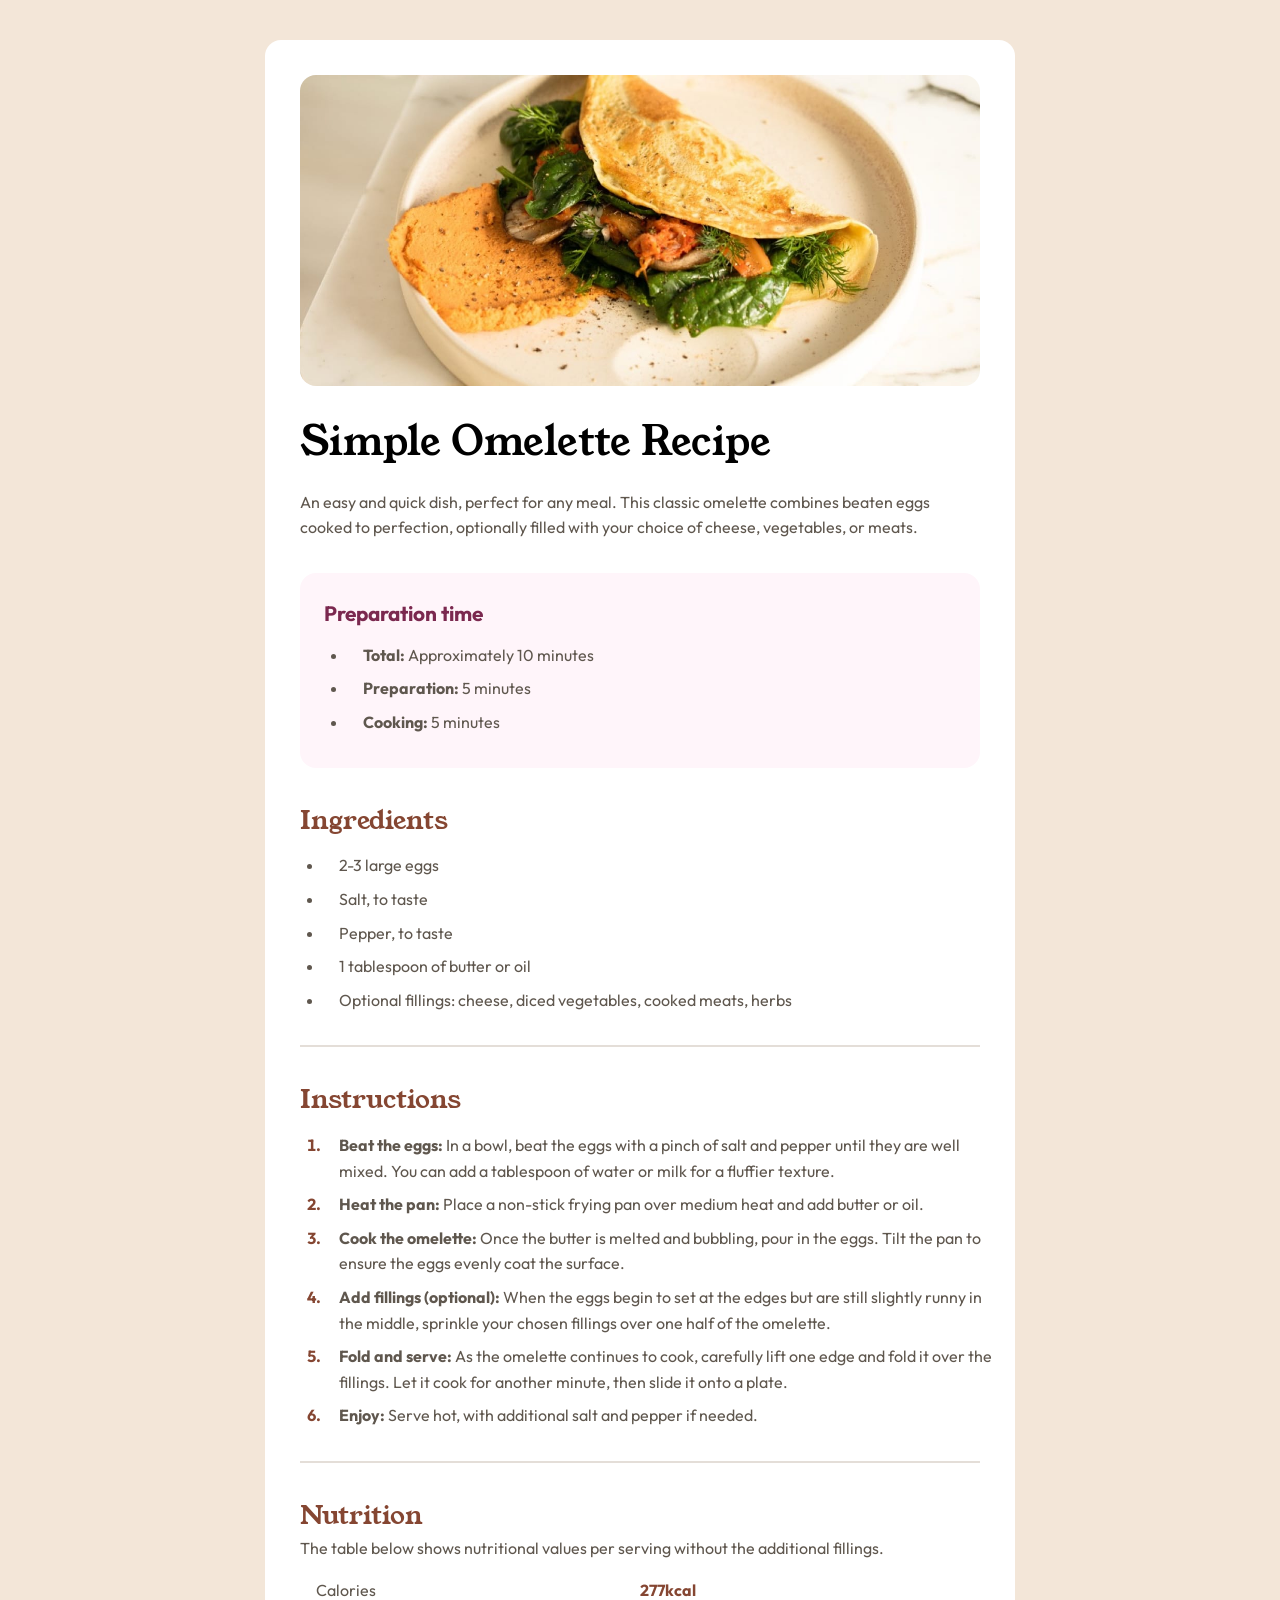
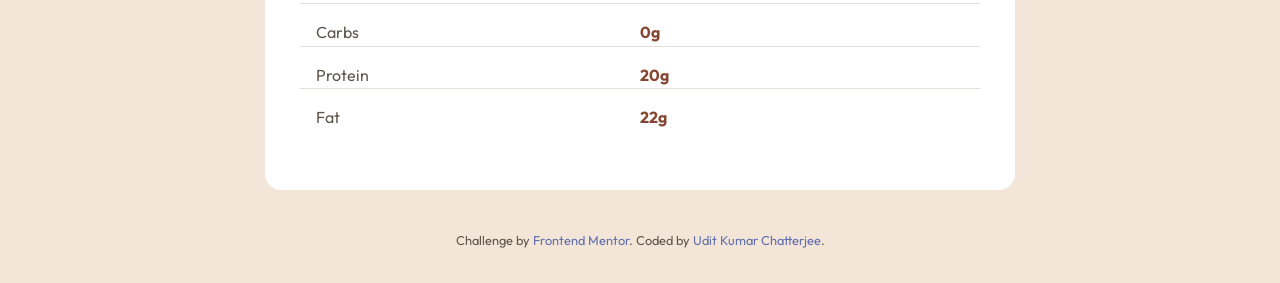
<file: projects/frontendmentor/recipe_page/index.html>
<!DOCTYPE html>
<html lang="en">
    <head>
        <title>Frontend Mentor | Recipe page</title>
        <meta name="author" content="Udit Kumar Chatterjee">
        <meta name="description" content="Simple Egg Omelette Recipe Page">
        <meta name="keywords" content="eggs,omelette,recipe,food">
        <meta charset="UTF-8">
        <meta name="viewport" content="width=device-width, initial-scale=1">
        <link
            rel="icon"
            type="image/png"
            sizes="32x32"
            href="./assets/favicon.png"
        >
        <link rel="preconnect" href="https://fonts.googleapis.com">
        <link rel="preconnect" href="https://fonts.gstatic.com" crossorigin>
        <link
            href="https://fonts.googleapis.com/css2?family=Young+Serif&display=swap"
            rel="stylesheet"
        >
        <link
            href="https://fonts.googleapis.com/css2?family=Outfit:wght@100..900&display=swap"
            rel="stylesheet"
        >
        <link rel="stylesheet" href="css/style.css">
    </head>
    <body>
        <main class="content flex-content">
            <section class="header">
                <div class="banner">
                    <img
                        src="./assets/image_omelette.jpeg"
                        alt="Egg Omelette"
                    >
                </div>
                <div class="intro">
                    <h1>Simple Omelette Recipe</h1>
                    <p>
                        An easy and quick dish, perfect for any meal. This
                        classic omelette combines beaten eggs cooked to
                        perfection, optionally filled with your choice of
                        cheese, vegetables, or meats.
                    </p>
                </div>

                <div class="prep">
                    <h2>Preparation time</h2>
                    <ul>
                        <li>
                            <span>
                                <span class="highlight">Total:</span>
                                Approximately 10 minutes
                            </span>
                        </li>
                        <li>
                            <span>
                                <span class="highlight">Preparation:</span> 5
                                minutes
                            </span>
                        </li>
                        <li>
                            <span>
                                <span class="highlight">Cooking:</span> 5
                                minutes
                            </span>
                        </li>
                    </ul>
                </div>
                <div class="ingredients">
                    <h2>Ingredients</h2>
                    <ul>
                        <li><span>2-3 large eggs</span></li>
                        <li><span>Salt, to taste</span></li>
                        <li><span>Pepper, to taste</span></li>
                        <li><span>1 tablespoon of butter or oil</span></li>
                        <li>
                            <span>
                                Optional fillings: cheese, diced vegetables,
                                cooked meats, herbs
                            </span>
                        </li>
                    </ul>
                </div>
                <div class="border"></div>
            </section>
            <section class="instructions">
                <h2>Instructions</h2>
                <ol>
                    <li>
                        <span>
                            <span class="highlight">Beat the eggs:</span> In a
                            bowl, beat the eggs with a pinch of salt and pepper
                            until they are well mixed. You can add a tablespoon
                            of water or milk for a fluffier texture.
                        </span>
                    </li>
                    <li>
                        <span>
                            <span class="highlight">Heat the pan:</span> Place a
                            non-stick frying pan over medium heat and add butter
                            or oil.
                        </span>
                    </li>
                    <li>
                        <span>
                            <span class="highlight">Cook the omelette:</span>
                            Once the butter is melted and bubbling, pour in the
                            eggs. Tilt the pan to ensure the eggs evenly coat
                            the surface.
                        </span>
                    </li>
                    <li>
                        <span>
                            <span class="highlight"
                                >Add fillings (optional):</span
                            >
                            When the eggs begin to set at the edges but are
                            still slightly runny in the middle, sprinkle your
                            chosen fillings over one half of the omelette.
                        </span>
                    </li>
                    <li>
                        <span>
                            <span class="highlight">Fold and serve:</span> As
                            the omelette continues to cook, carefully lift one
                            edge and fold it over the fillings. Let it cook for
                            another minute, then slide it onto a plate.
                        </span>
                    </li>
                    <li>
                        <span>
                            <span class="highlight">Enjoy:</span> Serve hot,
                            with additional salt and pepper if needed.
                        </span>
                    </li>
                </ol>
                <div class="border"></div>
            </section>
            <section class="nutrition">
                <h2>Nutrition</h2>
                <p>
                    The table below shows nutritional values per serving without
                    the additional fillings.
                </p>

                <div class="grid-items">
                    <p class="nt">Calories</p>
                    <p class="val">277kcal</p>
                    <p class="nt">Carbs</p>
                    <p class="val">0g</p>
                    <p class="nt">Protein</p>
                    <p class="val">20g</p>
                    <p class="nt last">Fat</p>
                    <p class="val last">22g</p>
                </div>
            </section>
        </main>

        <footer class="attribution">
            Challenge by
            <a
                href="https://www.frontendmentor.io?ref=challenge"
                target="_blank"
                >Frontend Mentor</a
            >. Coded by
            <a href="https://www.linkedin.com/in/quantumudit/" target="_blank"
                >Udit Kumar Chatterjee</a
            >.
        </footer>
    </body>
</html>
</file>
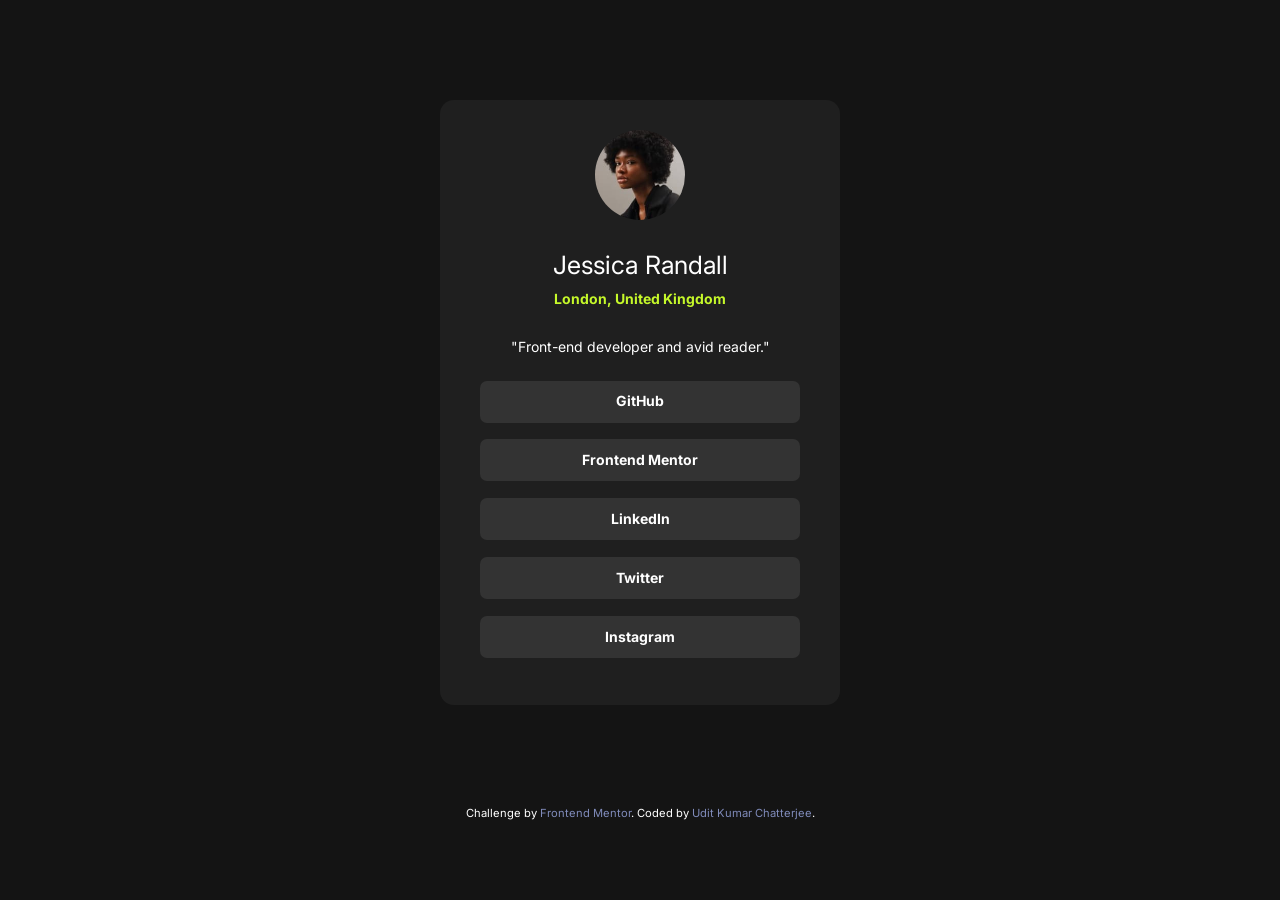
<file: projects/frontendmentor/social_links_profile/index.html>
<!DOCTYPE html>
<html lang="en">
    <head>
        <title>Frontend Mentor | Social Links Profile</title>
        <meta name="author" content="Udit Kumar Chatterjee">
        <meta name="description" content="Simple Social Links Profile Page">
        <meta name="keywords" content="social, profile, card">
        <meta charset="UTF-8">
        <meta name="viewport" content="width=device-width, initial-scale=1">
        <!-- Favicon Link -->
        <link
            rel="icon"
            type="image/png"
            sizes="32x32"
            href="./assets/favicon.png"
        >
        <!-- Google Fonts Link -->
        <link rel="preconnect" href="https://fonts.googleapis.com">
        <link rel="preconnect" href="https://fonts.gstatic.com" crossorigin>
        <link
            href="https://fonts.googleapis.com/css2?family=Inter:opsz,wght@14..32,100..900&display=swap"
            rel="stylesheet"
        >
        <!-- Stylesheet Link -->
        <link rel="stylesheet" href="css/style.css">
    </head>
    <body>
        <main class="container">
            <div class="main">
                <section class="profile">
                    <img
                        src="./assets/avatar_jessica.jpeg"
                        alt="Profile Picture"
                    >
                    <div class="name-place">
                        <h1>Jessica Randall</h1>
                        <p>London, United Kingdom</p>
                    </div>
                    <p>"Front-end developer and avid reader."</p>
                </section>
                <div class="links">
                    <ul>
                        <li><a href="#">GitHub</a></li>
                        <li><a href="#">Frontend Mentor</a></li>
                        <li><a href="#">LinkedIn</a></li>
                        <li><a href="#">Twitter</a></li>
                        <li><a href="#">Instagram</a></li>
                    </ul>
                </div>
            </div>
        </main>
        <footer class="attribution">
            Challenge by
            <a
                href="https://www.frontendmentor.io?ref=challenge"
                target="_blank"
                >Frontend Mentor</a
            >. Coded by
            <a href="https://www.linkedin.com/in/quantumudit/" target="_blank"
                >Udit Kumar Chatterjee</a
            >.
        </footer>
    </body>
</html>
</file>
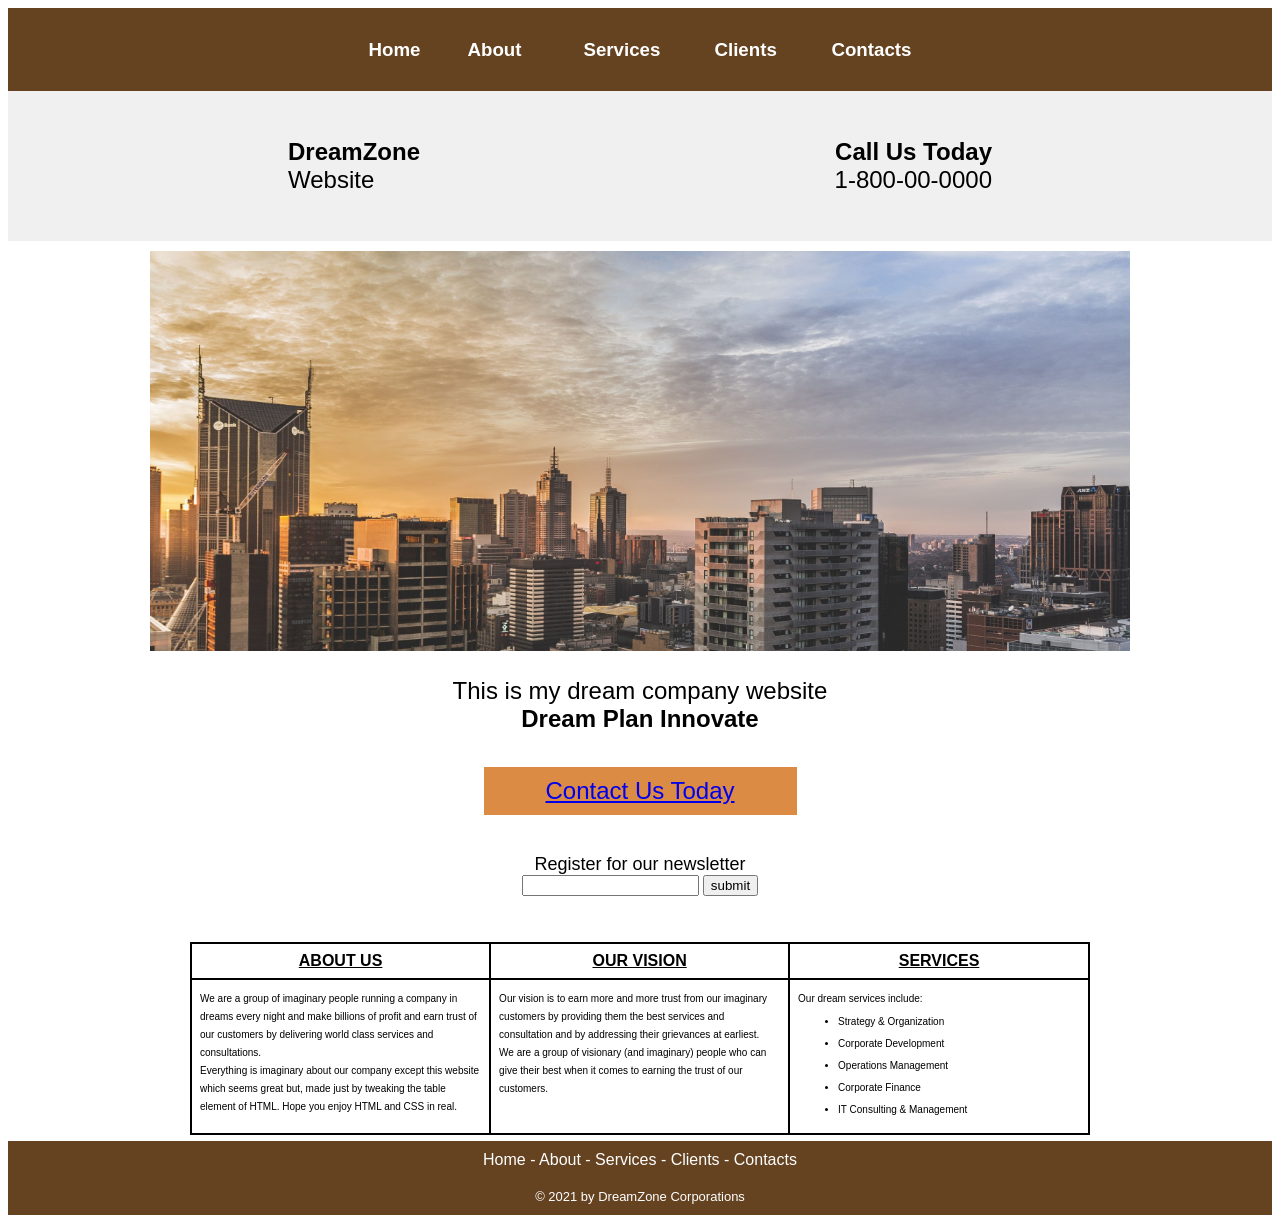
<file: projects/misc/dreamzone_webpage/index.html>
<!DOCTYPE html>
<html>

<head>
    <title>DreamZone Corporation</title>
    <meta name="DreamZone Corporation" content="DreamZone Corporation is a fictitious company created by Udit Kumar Chatterjee." />
    <meta http-equiv="Content-Type" content="text/html" />
    <meta charset="UTF-8" />
    <meta name="viewport" content="width-device-width, initial-scale=1" />
</head>

<body>
    <table width="100%" height="60" border="0" cellspacing="5" cellpadding="5" bgcolor="#654321">
        <tr>
            <td align="left">
                <table width="547" border="0" cellspacing="1" cellSpacing="0" align="center">
                    <tr>
                        <td width="96">
                            <font face="Verdana, Geneva, sans-serif" , color="white">
                                <h3>Home</h3>
                            </font>
                        </td>
                        <td width="113">
                            <font face="Verdana, Geneva, sans-serif" , color="white">
                                <h3>About</h3>
                            </font>
                        </td>
                        <td width="128">
                            <font face="Verdana, Geneva, sans-serif" , color="white">
                                <h3>Services</h3>
                            </font>
                        </td>
                        <td width="114">
                            <font face="Verdana, Geneva, sans-serif" , color="white">
                                <h3>Clients</h3>
                            </font>
                        </td>
                        <td width="80">
                            <font face="Verdana, Geneva, sans-serif" , color="white">
                                <h3>Contacts</h3>
                            </font>
                        </td>
                    </tr>
                </table>
            </td>
        </tr>
    </table>
    <table width="100%" height="150" border="0" cellSpacing="5" cellPadding="5" bgcolor="#F0F0F0">
        <tr>
            <td align="center">
                <table width="708" border="0" cellSpacing="1" cellPadding="1">
                    <tr>
                        <td width="330" align="left">
                            <font face="Verdana, Geneva, sans-serif" , color="black" , size="5">
                                <strong>DreamZone</strong><br/> Website
                            </font>
                        </td>
                        <td width="330" align="right">
                            <font face="Verdana, Geneva, sans-serif" , color="black" , size="5">
                                <strong>Call Us Today</strong><br/> 1-800-00-0000
                            </font>
                        </td>
                    </tr>
                </table>
            </td>
        </tr>
    </table>
    <table width="100%" border="0" cellspacing="5" cellPadding="5" bgColor="white">
        <tr>
            <td align="center">
                <img src="images/dreamzone_bg.jpg" width="980" height="400" />
            </td>
        </tr>
    </table>
    <table width="100%" height="82" border="0" cellspacing="5" cellpadding="5" bgcolor="white">
        <tr>
            <td height="72" align="center" valign="top">
                <table width="730" border="0" cellspacing="1" cellpadding="1">
                    <tr>
                        <td width="726" align="center">
                            <font face="Verdana, Geneva, sans-serif" color="black" size="5">
                                This is my dream company website<br/>
                                <strong>Dream Plan Innovate</strong>
                            </font>
                        </td>
                    </tr>
                </table>
            </td>
        </tr>
    </table>
    <table width="100%" border="0" cellspacing="5" cellpadding="5" bgcolor="white">
        <tr>
            <td height="72" align="center" valign="top">
                <table width="313" border="0" cellspacing="5" cellpadding="5" bgcolor="#DB8B44">
                    <tr>
                        <td width="301" align="center" nowrap="nowrap">
                            <font face="Verdana, Geneva, sans-serif" color="white" size="5">
                                <a href="#">Contact Us Today</a>
                            </font>
                        </td>
                    </tr>
                </table>
            </td>
        </tr>
        <tr>
            <td height="72" align="center" valign="top">
                <font face="Verdana, Geneva, sans-serif" color="black" size="4">
                    Register for our newsletter
                </font>
                <form name="contact" method="post" action="send.php">
                    <input type="text" name="email" />
                    <input type="submit" name="button" value="submit" </form>
            </td>
        </tr>
    </table>
    <table width="100%" border="0" cellSpacing="5" cellSpacing="5" bgColor="white">
        <tr>
            <td height="72" align="center" valign="top">
                <table width="900" border="1" borderColor="black" cellSpacing="0" cellPadding="8">
                    <tr>
                        <td width="286" align="center" valign="top">
                            <font face="Verdana, Geneva, sans-serif" size="3" color="black">
                                <strong><u>ABOUT US</u></strong>
                            </font>
                        </td>
                        <td width="286" align="center" valign="top">
                            <font face="Verdana, Geneva, sans-serif" size="3" color="black">
                                <strong><u>OUR VISION</u></strong>
                            </font>
                        </td>
                        <td width="286" align="center" valign="top">
                            <font face="Verdana, Geneva, sans-serif" size="3" color="black">
                                <strong><u>SERVICES</u></strong>
                            </font>
                        </td>
                    </tr>
                    <tr>
                        <td width="286" align="left" valign="top">
                            <font face="Verdana, Geneva, sans-serif" size="1" color="black">
                                We are a group of imaginary people running a company in dreams every night and make billions of profit and earn trust of our customers by delivering world class services and consultations.<br/> Everything is imaginary about
                                our company except this website which seems great but, made just by tweaking the table element of HTML. Hope you enjoy HTML and CSS in real.
                            </font>
                        </td>
                        <td width="286" align="left" valign="top">
                            <font face="Verdana, Geneva, sans-serif" size="1" color="black">
                                Our vision is to earn more and more trust from our imaginary customers by providing them the best services and consultation and by addressing their grievances at earliest.<br/> We are a group of visionary (and imaginary)
                                people who can give their best when it comes to earning the trust of our customers.
                            </font>
                        </td>
                        <td width="286" align="left" valign="top">
                            <font face="Verdana, Geneva, sans-serif" size="1" color="black">
                                Our dream services include:<br/>
                                <ul>
                                    <li>Strategy &amp; Organization</li><br/>
                                    <li>Corporate Development</li><br/>
                                    <li>Operations Management</li><br/>
                                    <li>Corporate Finance</li><br/>
                                    <li>IT Consulting &amp; Management</li>
                                </ul>
                            </font>
                        </td>
                    </tr>
                </table>
            </td>
        </tr>
    </table>
    <table width="100%" height="60" border="0" cellspacing="5" cellpadding="5" bgcolor="#654321">
        <tr>
            <td align="center" valign="top">
                <font face="Verdana, Geneva, sans-serif" color="white">
                    Home - About - Services - Clients - Contacts <br/><br/>
                </font>
                <font face="Verdana, Geneva, sans-serif" color="white" size="2">
                    © 2021 by DreamZone Corporations
                </font>
            </td>
        </tr>
    </table>
</body>

</html>
</file>
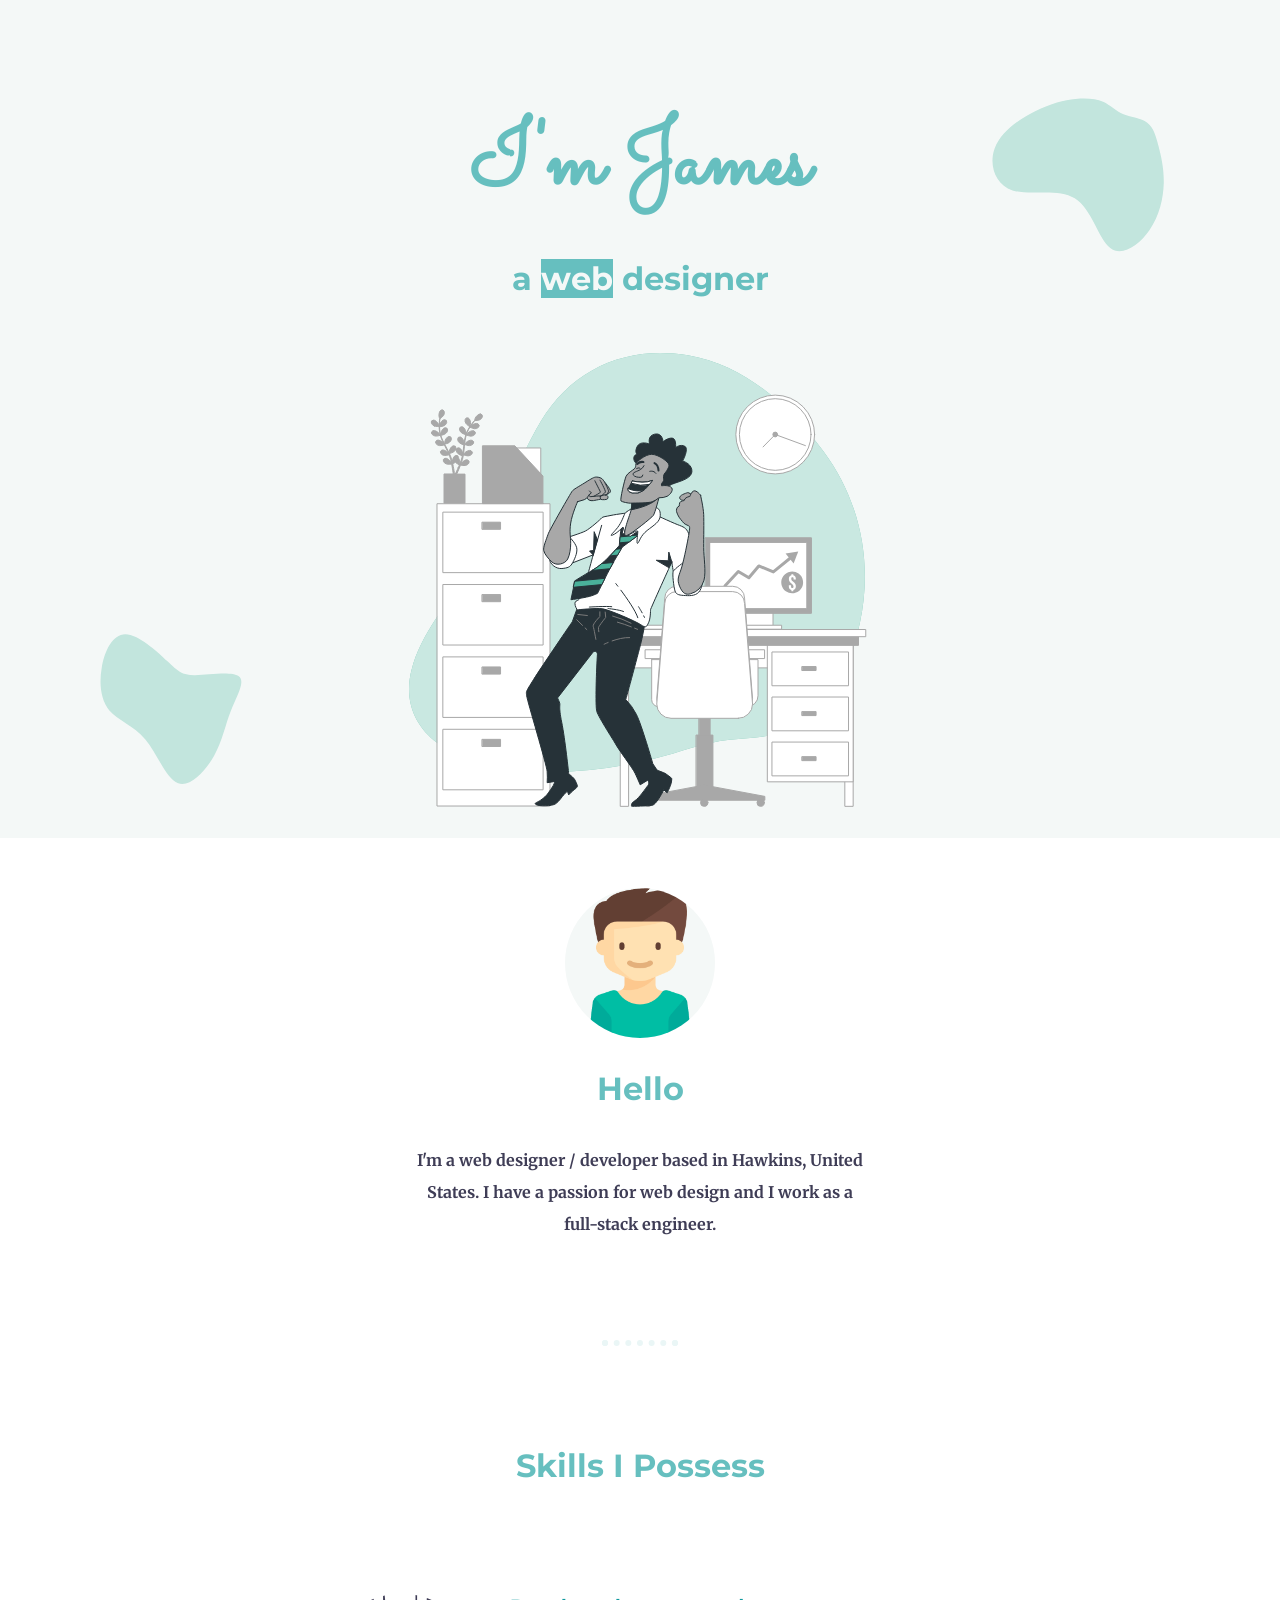
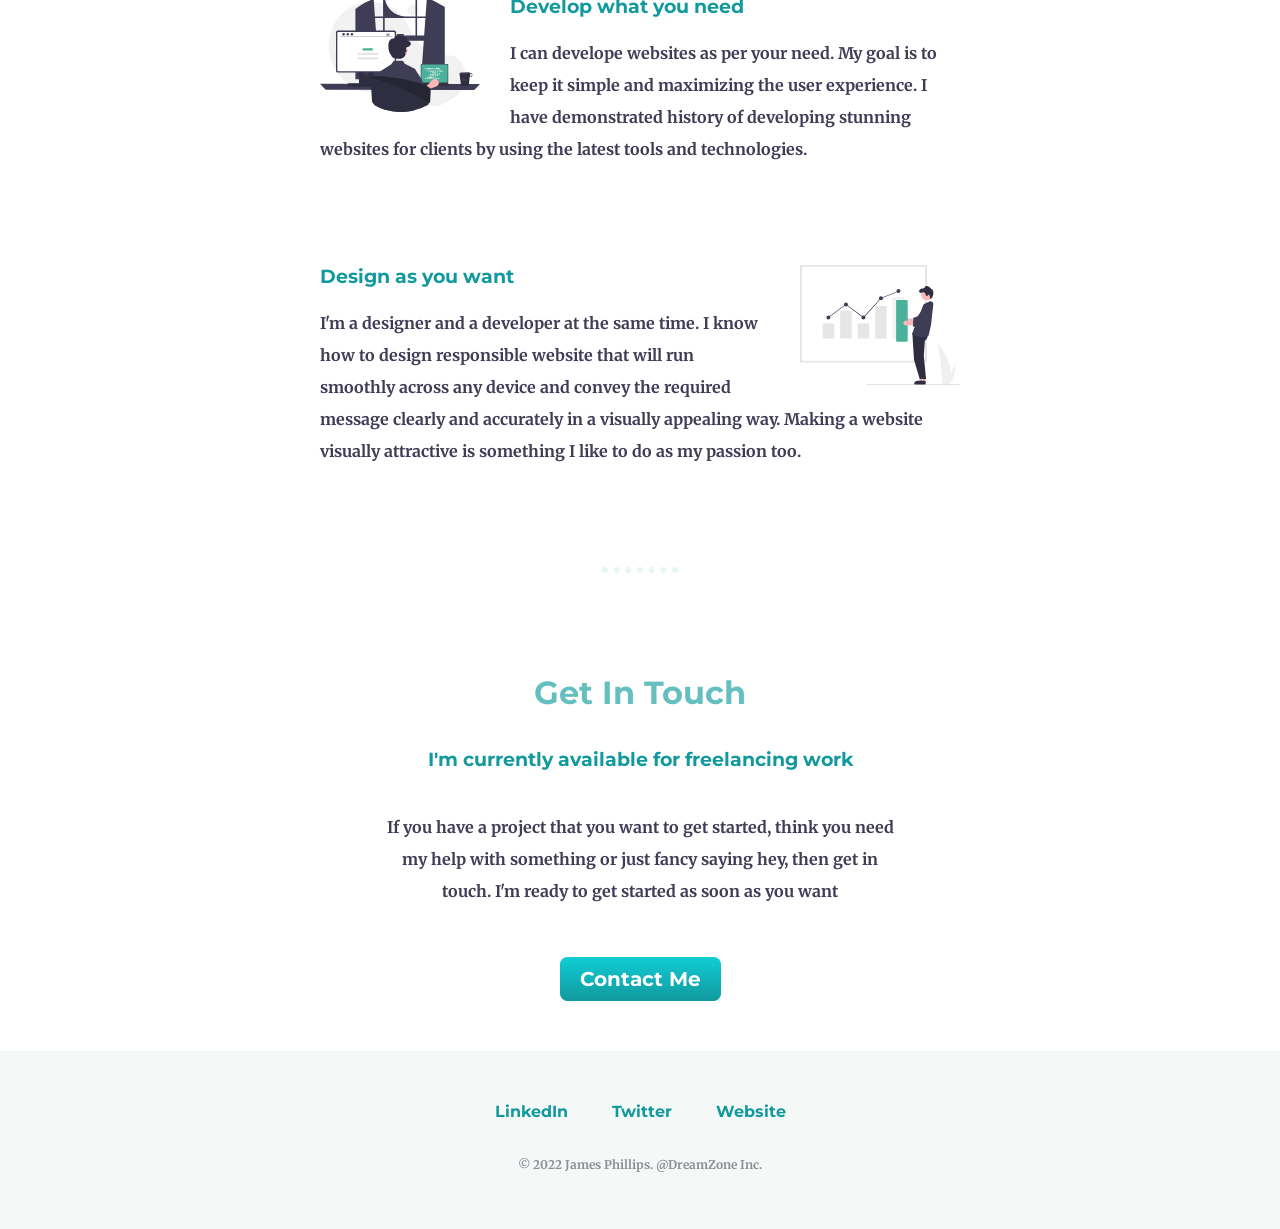
<file: projects/misc/static_personal_portfolio/index.html>
<!DOCTYPE html>
<html lang="en">

<head>
    <meta name="James Phillips Personal Portfolio" content="James is a fictitious character who works in a fictitious company named DreamZone Inc. created by Udit Kumar Chatterjee.">
    <meta http-equiv="Content-Type" content="text/html">
    <meta charset="UTF-8">
    <meta name="viewport" content="width-device-width, initial-scale=1">
    <link rel="stylesheet" href="css/styles.css">
    <link rel="icon" href="images/favicon.ico">
    <link rel="preconnect" href="https://fonts.googleapis.com">
    <link rel="preconnect" href="https://fonts.gstatic.com" crossorigin>
    <link href="https://fonts.googleapis.com/css2?family=Merriweather&family=Montserrat&family=Sacramento&display=swap" rel="stylesheet">
    <title>James Phillips</title>
</head>

<body>
    <div class="top-container">
        <img class="top-blob" src="images/blob_top.svg" alt="blob-img" height="250">
        <h1>I'm James</h1>
        <h2>a <span class="web">web</span> designer</h2>
        <img class="bottom-blob" src="images/blob_bottom.svg" alt="blob-img" height="250">
        <img src="images/excited.svg" alt="blob-img" width="500">
    </div>
    <div class="middle-container">
        <div class="profile">
            <img class="profile-img" src="images/boy.png" alt="fake-rajesh">
            <h2>Hello</h2>
            <p class="intro">I'm a web designer / developer based in Hawkins, United States. I have a passion for web design and I work as a full-stack engineer.</p>
        </div>
        <hr>
        <div class="skills">
            <h2>Skills I Possess</h2>
            <div class="skill-row">
                <img class="skills-img skill-a" src="images/skill_a.svg" alt="programmer-img">
                <h3>Develop what you need</h3>
                <p>I can develope websites as per your need. My goal is to keep it simple and maximizing the user experience. I have demonstrated history of developing stunning websites for clients by using the latest tools and technologies.</p>
            </div>
            <div class="skill-row">
                <img class="skills-img skill-b" src="images/skill_b.svg" alt="analyst-img">
                <h3>Design as you want</h3>
                <p>I'm a designer and a developer at the same time. I know how to design responsible website that will run smoothly across any device and convey the required message clearly and accurately in a visually appealing way. Making a website visually
                    attractive is something I like to do as my passion too.</p>
            </div>
        </div>
        <hr>
        <div class="contact-me">
            <h2>Get In Touch</h2>
            <h3>I'm currently available for freelancing work</h3>
            <p class="contact-message">If you have a project that you want to get started, think you need my help with something or just fancy saying hey, then get in touch. I'm ready to get started as soon as you want</p>
            <a class="btn" href="mailto:name@email.com">Contact Me</a>
        </div>
    </div>

    <div class="bottom-container">
        <a class="footer-link" href="https://www.linkedin.com/">LinkedIn</a>
        <a class="footer-link" href="https://twitter.com/">Twitter</a>
        <a class="footer-link" href="https://quantumudit.github.io/Dreamzone-Company-Website/">Website</a>
        <p class="copyright">© 2022 James Phillips. @DreamZone Inc.</p>
    </div>
</body>

</html>
</file>
<file: projects/frontendmentor/recipe_page/css/style.css>
/* Style Reset */
*,
*::after,
*::before {
    margin: 0;
    padding: 0;
    box-sizing: border-box;
}

/* Constants and Default Font Size */

:root {
    font-size: 100%;
    --stone-100: hsl(30, 54%, 90%);
    --stone-150: hsl(30, 18%, 87%);
    --stone-600: hsl(30, 10%, 34%);
    --stone-900: hsl(24, 5%, 18%);
    --brown-800: hsl(14, 45%, 36%);
    --rose-50: hsl(330, 100%, 98%);
    --rose-800: hsl(332, 51%, 32%);
    --bod-rad: 1rem;
}

/* Body styles */
body {
    font-family: "Outfit", sans-serif;
    line-height: 1.6;
    background-color: var(--stone-100);
    color: var(--stone-600);
}

/* Element Styles */

h1,
h2 {
    font-family: "Young Serif", serif;
    font-weight: 400;
}

h1 {
    color: #000;
    font-size: 2.5rem;
    margin-bottom: 1rem;
}

h2 {
    font-size: 1.6rem;
    color: var(--brown-800);
}

ul,
ol {
    margin-top: 0.8rem;
    padding-left: 1.5rem;
}

li {
    padding-bottom: 0.5rem;
}

li > span {
    position: relative;
    left: 0.9rem;
}

img {
    max-width: 100%;
    border-radius: var(--bod-rad);
}

/* Utility Classes */

.highlight {
    font-weight: 700;
    color: var(--stone-600);
}

.border {
    max-width: 100%;
    border: 1px solid var(--stone-150);
    margin-top: 1.5rem;
    margin-bottom: 2rem;
}

/* Main Content Style */
.content {
    max-width: 750px;
    margin: 2.5rem auto;
    border-radius: var(--bod-rad);
    padding: 2.2rem;
}

.flex-content {
    background-color: #fff;
    display: flex;
    flex-direction: column;
    justify-content: center;
}

/* Header Section : Intro, Preparation Time & Ingredients */
.header {
    display: flex;
    flex-direction: column;
    justify-content: space-between;
    gap: 1rem;
    .prep {
        border-radius: var(--bod-rad);
        background-color: var(--rose-50);
        padding: 1.5rem;
        margin: 1rem 0;
        h2 {
            font-family: "Outfit", sans-serif;
            font-weight: 700;
            font-size: 1.3rem;
            color: var(--rose-800);
        }
    }
    .border {
        margin-top: 0.5rem;
    }
}

/* Instructions Section */

.instructions {
    li::marker {
        font-weight: 700;
        color: var(--brown-800);
    }
}

/* Nutrition Section */

.nutrition {
    h3 {
        margin-bottom: 1rem;
    }
    margin-bottom: 1.5rem;
}

.nutrition .grid-items {
    margin-top: 1rem;
    display: grid;
    grid-template-columns: 1fr 1fr;
    row-gap: 1rem;
    p {
        border-bottom: 1px solid var(--stone-150);
    }
    .nt {
        padding-left: 1rem;
    }
    .val {
        font-weight: 700;
        color: var(--brown-800);
    }
    .last {
        border: none;
    }
}

/* Attributions */

.attribution {
    font-size: 0.8rem;
    margin: 2rem auto;
    text-align: center;
}
.attribution a {
    text-decoration: none;
    color: hsl(228, 45%, 44%);
    opacity: 0.8;
    &:hover {
        opacity: 1;
    }
}

/* Media Queries */

@media (max-width: 750px) {
    .content {
        margin-top: 0;
        padding: 0;
        border-radius: 0;
        font-size: 0.75rem;
    }

    section {
        padding: 0 2rem;
    }

    .header {
        padding: 0;
        .intro,
        .prep,
        .ingredients {
            padding: 0 2rem;
        }
        .prep {
            max-width: 100%;
            border-radius: 0;
            h2 {
                font-size: 1rem;
            }
        }
        .border {
            margin-left: 2rem;
            margin-right: 2rem;
        }
    }

    h1 {
        font-size: 1.5rem;
    }

    h2 {
        font-size: 1.2rem;
    }

    img {
        border-radius: 0;
    }
}
</file>
<file: projects/frontendmentor/social_links_profile/css/style.css>
/* Style Reset */
*,
*::after,
*::before {
    margin: 0;
    padding: 0;
    box-sizing: border-box;
}

/* Constants and Default Font Size */

:root {
    font-size: 14px;
    --green-col: hsl(75, 94%, 57%);
    --white-col: hsl(0, 0%, 100%);
    --grey-700: hsl(0, 0%, 20%);
    --grey-800: hsl(0, 0%, 12%);
    --grey-900: hsl(0, 0%, 8%);
}

/* Body styles */
body {
    font-family: "Inter", sans-serif;
    line-height: 1.6;
    background-color: var(--grey-900);
}

/* Element Styles */
img {
    width: 90px;
    max-width: 100%;
    border-radius: 50%;
}

ul {
    list-style: none;
}

/* Main Content Style */

.container {
    max-width: 400px;
    margin: 100px auto;
    padding: 30px 40px;
    background-color: var(--grey-800);
    border-radius: 1rem;
}

.main,
.profile {
    display: flex;
    flex-direction: column;
    justify-content: center;
    align-items: center;
    text-align: center;
}

.profile {
    gap: 1.8rem;
    margin-bottom: 0.4rem;
    text-align: center;
    color: var(--white-col);
    .name-place {
        h1 {
            font-size: 1.8rem;
            font-weight: 400;
            margin-bottom: 0.2rem;
        }
        p {
            color: var(--green-col);
            font-size: 1rem;
            font-weight: 700;
        }
    }
}

.links {
    width: 100%;
}

ul li {
    background-color: var(--grey-700);
    font-weight: 700;
    margin: 1.2rem auto;
    border-radius: 0.5rem;
    transition: background-color 0.3s ease;
    &:hover {
        background-color: var(--green-col);
    }

    a {
        display: inline-block;
        width: 100%;
        padding: 0.7rem;
        text-decoration: none;
        color: var(--white-col);
        transition: color 0.3s ease;
        &:hover {
            color: var(--grey-900);
        }
    }
}

/* Attributions */

.attribution {
    font-size: 0.8rem;
    margin: 2rem auto;
    text-align: center;
    color: white;
}
.attribution a {
    text-decoration: none;
    color: hsl(228, 57%, 75%);
    opacity: 0.8;
    &:hover {
        opacity: 1;
    }
}

/* media queries */

@media (max-width: 576px) {
    .container {
        margin: 30px auto;
    }
}

@media (max-width: 450px) {
    .container {
        margin: 30px auto;
        max-width: 300px;
    }
    .profile {
        font-size: 0.8rem;
        .name-place {
            h1 {
                font-size: 1.5rem;
            }
            p {
                font-size: 0.8rem;
            }
        }
    }

    ul li a {
        font-size: 0.8rem;
    }
}
</file>
<file: projects/misc/static_personal_portfolio/css/styles.css>
body {
    margin: 0;
    text-align: center;
    font-family: 'Merriweather', serif;
    color: #3F3D56
}

div.top-container {
    background-color: #F4F8F7;
    position: relative;
    padding-top: 100px;
}

h1 {
    margin: 0 auto 0 auto;
    font-family: 'Sacramento', cursive;
    font-size: 5.625rem;
    margin: 50 auto 0 auto;
    color: #66BFBF;
}

h2 {
    font-family: 'Montserrat', sans-serif;
    font-size: 2rem;
    color: #66BFBF;
    padding-bottom: 10px;
}

img.top-blob {
    position: absolute;
    right: 50px;
    top: 20px;
}

img.bottom-blob {
    position: absolute;
    bottom: 20px;
    left: 50px;
}

span.web {
    background-color: #66BFBF;
    color: #F4F8F7;
}

div.middle-container {
    margin-top: 50px;
}

img.profile-img {
    height: 150px;
    background-color: #F4F8F7;
    border-radius: 100%;
}

p {
    font-weight: bold;
    line-height: 2;
}

p.intro {
    width: 35%;
    margin: auto;
}

hr {
    border: dotted #eaf6f6 6px;
    border-bottom: none;
    width: 5%;
    margin: 100px auto;
}

div.skill-row {
    width: 50%;
    margin: 100px auto 100px auto;
    text-align: left;
}

h3 {
    font-family: 'Montserrat', sans-serif;
    color: #11999E;
}

img.skills-img {
    width: 25%;
}

img.skill-a {
    margin-right: 30px;
    float: left;
}

img.skill-b {
    margin-left: 30px;
    float: right;
}

a {
    color: #11999E;
    font-family: 'Montserrat', sans-serif;
    margin: 10px 20px;
    text-decoration: none;
    font-weight: bold;
}

a:hover {
    color: #3F3D56
}

p.contact-message {
    width: 40%;
    margin: 40px auto 60px;
}

.btn {
    background: #11cdd4;
    background-image: -webkit-linear-gradient(top, #11cdd4, #11999e);
    background-image: -moz-linear-gradient(top, #11cdd4, #11999e);
    background-image: -ms-linear-gradient(top, #11cdd4, #11999e);
    background-image: -o-linear-gradient(top, #11cdd4, #11999e);
    background-image: linear-gradient(to bottom, #11cdd4, #11999e);
    -webkit-border-radius: 8;
    -moz-border-radius: 8;
    border-radius: 8px;
    font-family: 'Montserrat', sans-serif;
    color: #ffffff;
    font-size: 20px;
    padding: 10px 20px 10px 20px;
    text-decoration: none;
}

.btn:hover {
    background: #30e3cb;
    background-image: -webkit-linear-gradient(top, #30e3cb, #2bc4ad);
    background-image: -moz-linear-gradient(top, #30e3cb, #2bc4ad);
    background-image: -ms-linear-gradient(top, #30e3cb, #2bc4ad);
    background-image: -o-linear-gradient(top, #30e3cb, #2bc4ad);
    background-image: linear-gradient(to bottom, #30e3cb, #2bc4ad);
    text-decoration: none;
}

div.bottom-container {
    background-color: #F4F8F7;
    margin-top: 60px;
    padding: 50px 0px 20px;
}

p.copyright {
    color: #8f8e97;
    font-size: 0.75rem;
    padding: 20px 0px;
}
</file>
